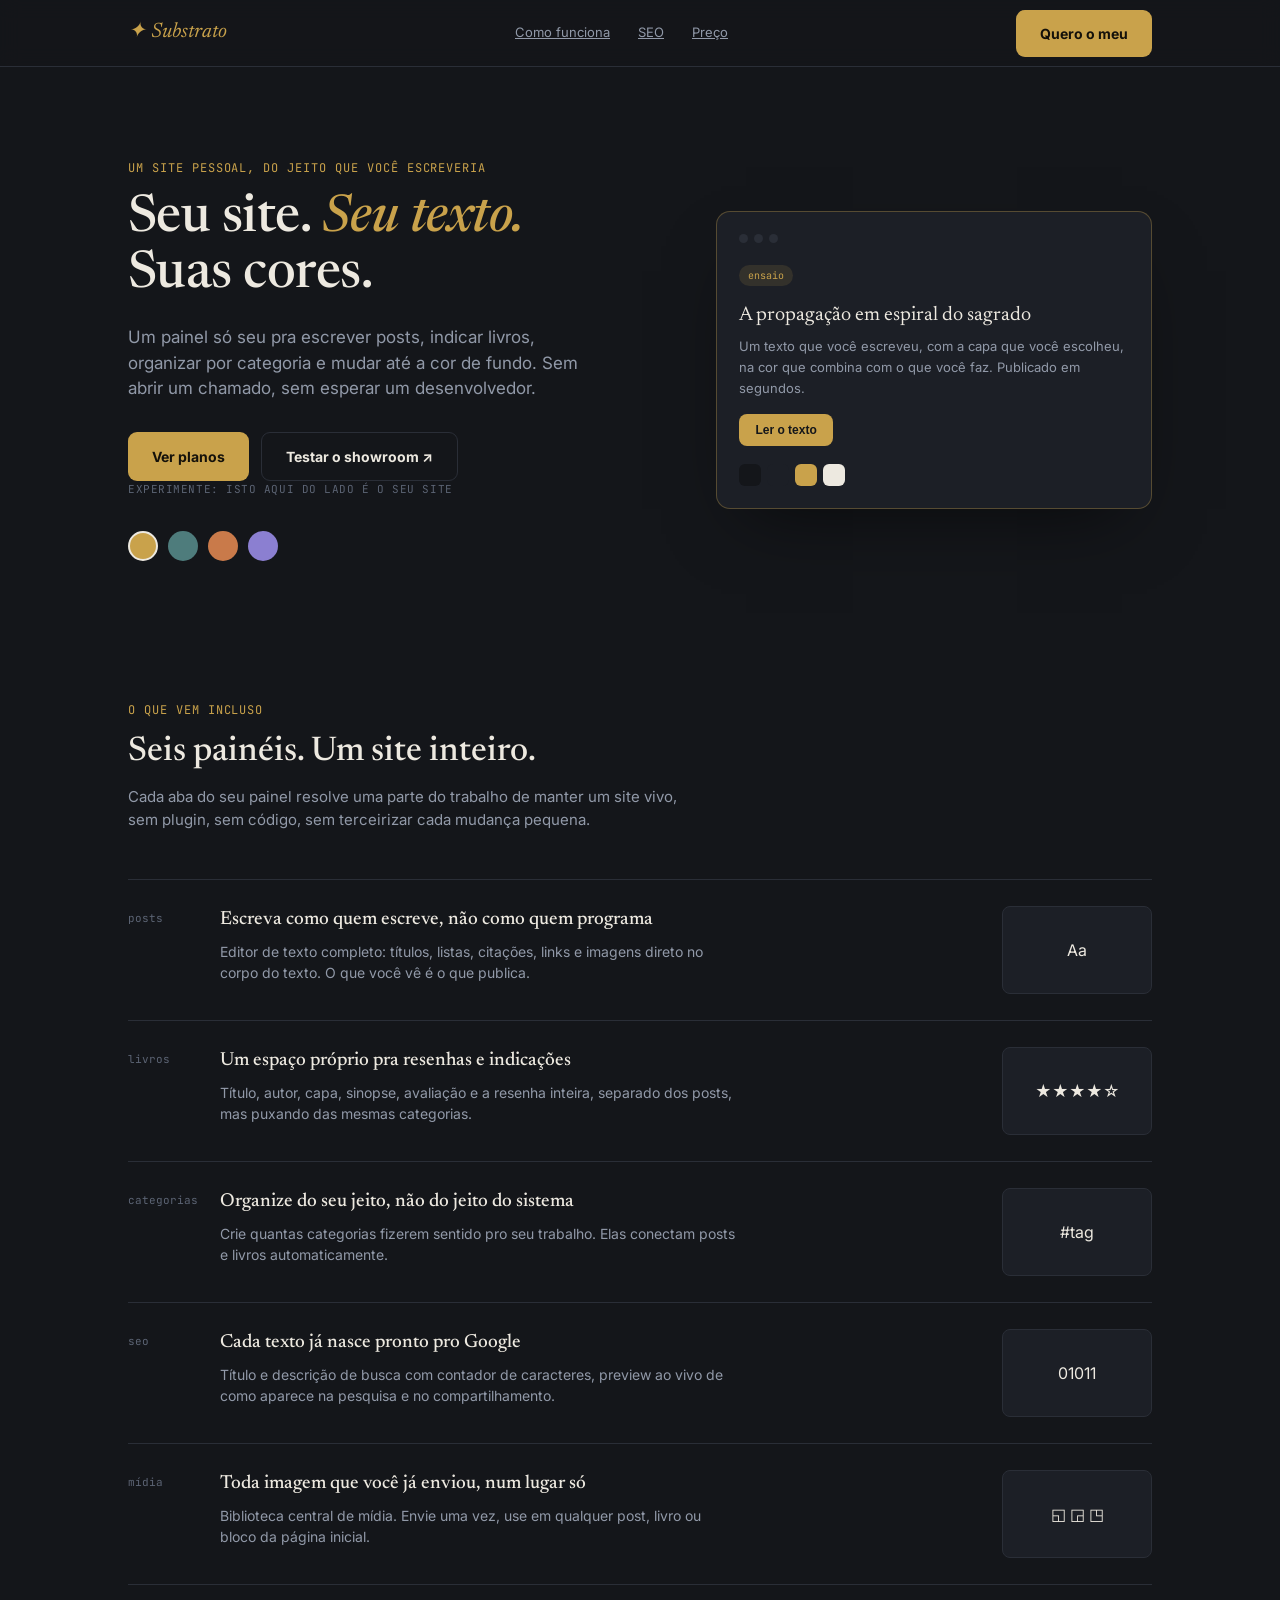
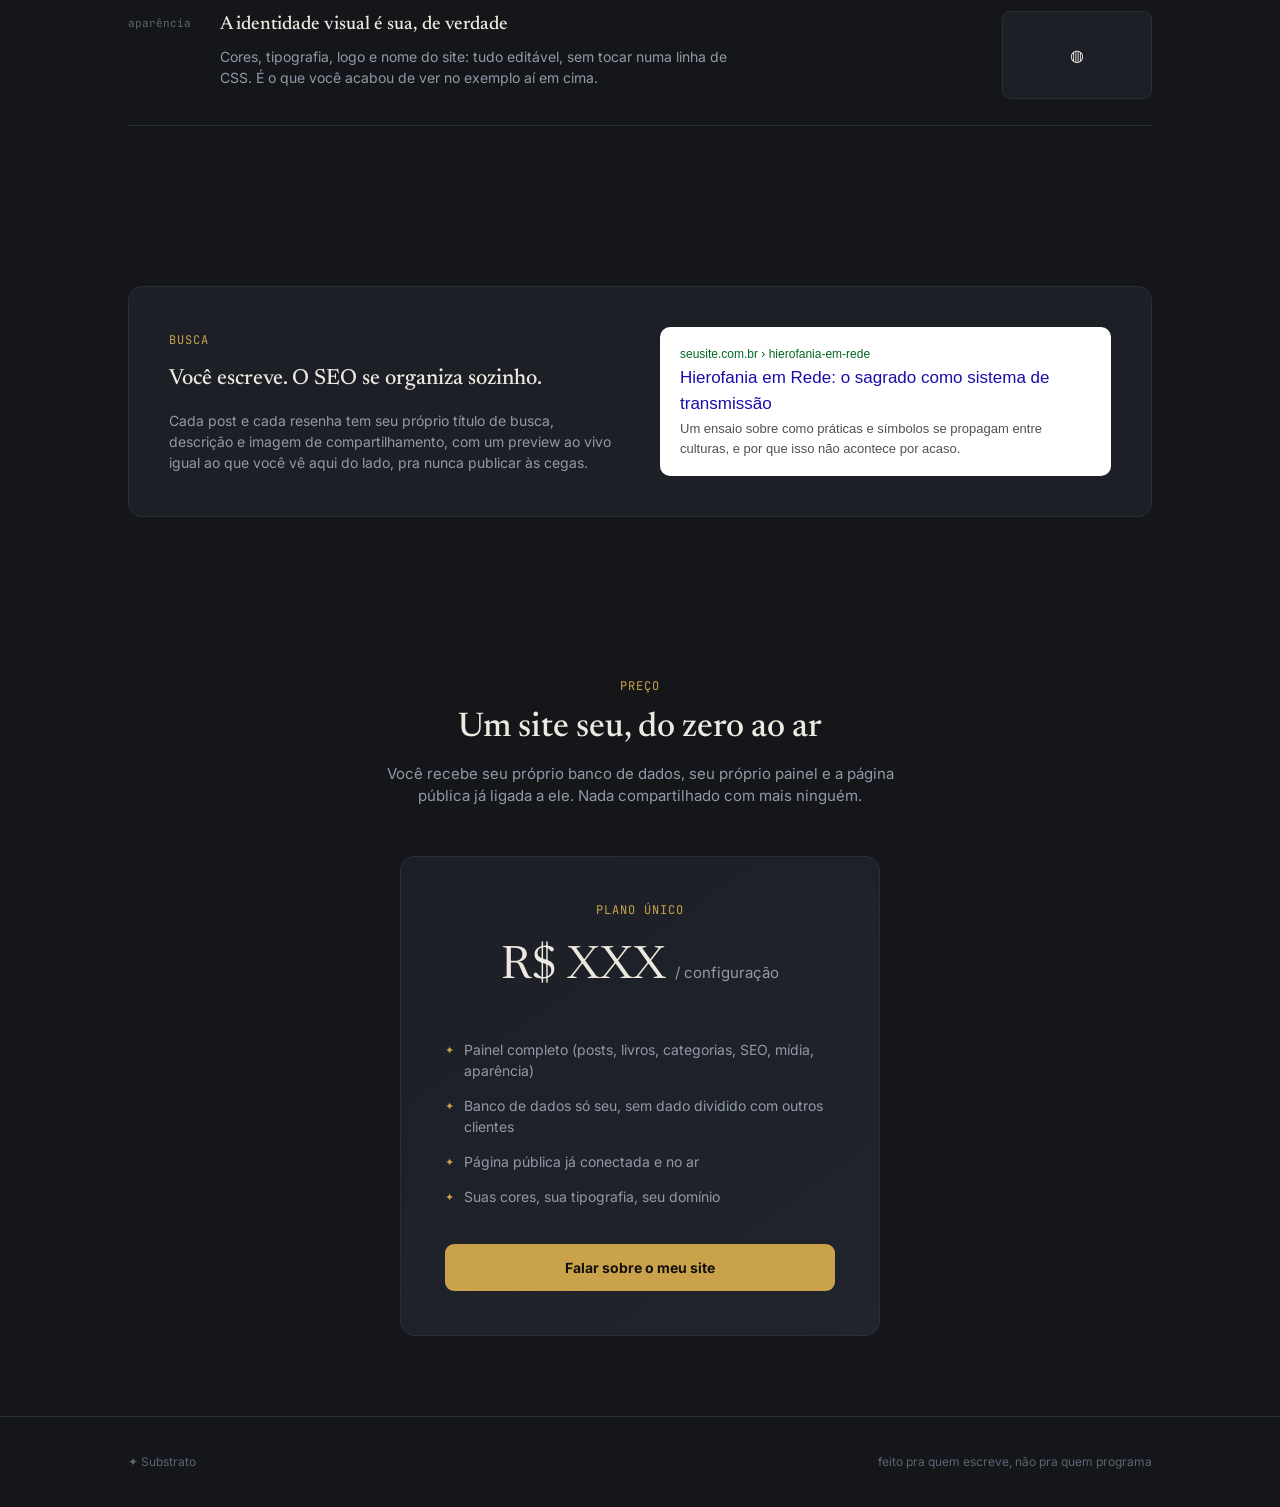
<file: index.html>
<!DOCTYPE html>
<html lang="pt-BR">
<head>
<meta charset="UTF-8">
<meta name="viewport" content="width=device-width, initial-scale=1.0">
<title>Substrato: seu site, seu texto, suas cores</title>
<meta name="description" content="Um site pessoal completo que você edita sozinho: posts, livros, categorias, SEO e aparência, sem depender de ninguém pra mudar uma vírgula.">
<link rel="preconnect" href="https://fonts.googleapis.com">
<link href="https://fonts.googleapis.com/css2?family=Newsreader:ital,wght@0,400;0,500;0,600;1,400;1,500&family=Inter:wght@400;500;600;700&family=JetBrains+Mono:wght@400;500&display=swap" rel="stylesheet">
<style>
  :root{
    --bg:#14161A; --panel:#1C1F26; --panel-2:#20242C; --border:#2A2E37;
    --gold:#C9A24B; --gold-soft: rgba(201,162,75,.12);
    --teal:#4E7C7C; --teal-soft: rgba(78,124,124,.14);
    --text:#EDE9E0; --text-dim:#9199A8; --text-faint:#5C6474;
    --serif:'Newsreader',serif; --sans:'Inter',sans-serif; --mono:'JetBrains Mono',monospace;
    --radius:14px;
  }
  *{box-sizing:border-box;}
  html{scroll-behavior:smooth;}
  body{margin:0;background:var(--bg);color:var(--text);font-family:var(--sans);line-height:1.5;}
  ::selection{background:var(--gold);color:#14161A;}
  a{color:inherit;}
  img{max-width:100%;display:block;}
  .wrap{max-width:1080px;margin:0 auto;padding:0 28px;}
  .eyebrow{font-family:var(--mono);font-size:12px;letter-spacing:.08em;text-transform:uppercase;color:var(--gold);margin-bottom:14px;display:block;}
  h1,h2,h3{font-family:var(--serif);font-weight:500;margin:0;}
  .btn{
    display:inline-flex;align-items:center;gap:8px;background:var(--gold);color:#14110a;border:none;
    padding:13px 24px;border-radius:9px;font-weight:700;font-size:14px;cursor:pointer;text-decoration:none;
    transition:.15s;
  }
  .btn:hover{background:#dbb562;transform:translateY(-1px);}
  .btn.ghost{background:transparent;border:1px solid var(--border);color:var(--text);}
  .btn.ghost:hover{border-color:var(--gold);color:var(--gold);transform:none;}

  /* ---------- NAV ---------- */
  nav{position:sticky;top:0;z-index:50;background:rgba(20,22,26,.85);backdrop-filter:blur(10px);border-bottom:1px solid var(--border);}
  nav .wrap{display:flex;align-items:center;justify-content:space-between;height:66px;}
  .logo{font-family:var(--serif);font-style:italic;font-size:21px;color:var(--gold);}
  nav .links{display:flex;gap:28px;font-size:13px;color:var(--text-dim);}
  nav .links a:hover{color:var(--text);}
  @media(max-width:720px){ nav .links{display:none;} }

  /* ---------- HERO ---------- */
  .hero{padding:92px 0 60px;position:relative;overflow:hidden;}
  .hero-grid{display:grid;grid-template-columns:1.1fr .9fr;gap:56px;align-items:center;}
  @media(max-width:900px){ .hero-grid{grid-template-columns:1fr;} }
  .hero h1{font-size:52px;line-height:1.08;letter-spacing:-.01em;}
  .hero h1 em{color:var(--gold);font-style:italic;}
  .hero p.lead{color:var(--text-dim);font-size:17px;max-width:480px;margin:22px 0 30px;}
  .hero-ctas{display:flex;gap:12px;flex-wrap:wrap;}

  /* interactive palette demo */
  .palette-picker{display:flex;gap:10px;margin-top:34px;}
  .palette-dot{
    width:30px;height:30px;border-radius:50%;cursor:pointer;border:2px solid transparent;
    transition:.15s;position:relative;
  }
  .palette-dot.active{border-color:var(--text);}
  .palette-dot::after{content:attr(data-name);position:absolute;top:-26px;left:50%;transform:translateX(-50%);
    font-size:10px;color:var(--text-faint);white-space:nowrap;opacity:0;transition:.15s;font-family:var(--mono);}
  .palette-dot:hover::after{opacity:1;}
  .palette-label{font-size:11px;color:var(--text-faint);font-family:var(--mono);margin-bottom:10px;text-transform:uppercase;letter-spacing:.05em;}

  .hero-mock{
    background:var(--panel);border:1px solid var(--border);border-radius:var(--radius);padding:22px;
    box-shadow:0 30px 70px -30px rgba(0,0,0,.6);transition:background .3s, border-color .3s;
  }
  .hero-mock .mock-topbar{display:flex;gap:6px;margin-bottom:18px;}
  .hero-mock .mock-topbar span{width:9px;height:9px;border-radius:50%;background:var(--border);}
  .mock-card-title{font-family:var(--serif);font-size:20px;margin-bottom:6px;transition:color .3s;}
  .mock-card-tag{display:inline-block;font-family:var(--mono);font-size:10px;padding:3px 9px;border-radius:20px;margin-bottom:14px;transition:.3s;}
  .mock-card-body{color:var(--text-dim);font-size:13px;line-height:1.6;margin-bottom:16px;}
  .mock-btn{border:none;padding:9px 16px;border-radius:8px;font-size:12px;font-weight:700;transition:.3s;}
  .mock-swatches{display:flex;gap:6px;margin-top:18px;}
  .mock-swatches div{width:22px;height:22px;border-radius:6px;transition:.3s;}

  /* ---------- FEATURES ---------- */
  .section{padding:80px 0;}
  .section-head{max-width:560px;margin-bottom:48px;}
  .section-head h2{font-size:34px;line-height:1.15;}
  .section-head p{color:var(--text-dim);font-size:15px;margin-top:14px;}

  .feature-row{
    display:grid;grid-template-columns:70px 1fr;gap:22px;padding:26px 0;border-top:1px solid var(--border);
    align-items:start;
  }
  .feature-row:last-child{border-bottom:1px solid var(--border);}
  .feature-tab{font-family:var(--mono);font-size:11px;color:var(--text-faint);padding-top:4px;}
  .feature-content h3{font-size:19px;margin-bottom:6px;}
  .feature-content p{color:var(--text-dim);font-size:14px;max-width:520px;margin:0;}
  .feature-content{display:grid;grid-template-columns:1fr auto;gap:20px;align-items:start;}
  @media(max-width:720px){ .feature-content{grid-template-columns:1fr;} }
  .feature-visual{
    width:150px;height:88px;border-radius:8px;background:var(--panel);border:1px solid var(--border);
    display:flex;align-items:center;justify-content:center;flex-shrink:0;
  }

  /* ---------- SEO DEMO ---------- */
  .seo-demo{
    display:grid;grid-template-columns:1fr 1fr;gap:40px;align-items:center;
    background:var(--panel);border:1px solid var(--border);border-radius:var(--radius);padding:40px;
  }
  @media(max-width:820px){ .seo-demo{grid-template-columns:1fr;} }
  .seo-demo h3{font-size:22px;margin-bottom:12px;}
  .seo-demo p{color:var(--text-dim);font-size:14px;margin-bottom:0;}
  .google-card{background:#fff;border-radius:10px;padding:18px 20px;color:#202124;}
  .google-card .gu{color:#006621;font-size:12px;font-family:arial;margin-bottom:2px;}
  .google-card .gt{color:#1a0dab;font-size:17px;font-family:arial;margin-bottom:3px;}
  .google-card .gd{color:#4d5156;font-size:13px;font-family:arial;line-height:1.5;}

  /* ---------- PRICING ---------- */
  .pricing-card{
    background:linear-gradient(145deg, var(--panel), var(--panel-2));
    border:1px solid var(--border);border-radius:var(--radius);padding:44px;text-align:center;
    max-width:480px;margin:0 auto;
  }
  .pricing-card .price{font-family:var(--serif);font-size:46px;margin:14px 0 4px;}
  .pricing-card .price span{font-size:15px;color:var(--text-dim);font-family:var(--sans);}
  .pricing-list{list-style:none;padding:0;margin:26px 0 30px;text-align:left;display:inline-block;}
  .pricing-list li{padding:7px 0;font-size:14px;color:var(--text-dim);display:flex;gap:10px;}
  .pricing-list li::before{content:'✦';color:var(--gold);font-size:11px;margin-top:3px;}

  footer{border-top:1px solid var(--border);padding:36px 0;}
  footer .wrap{display:flex;justify-content:space-between;align-items:center;font-size:12px;color:var(--text-faint);}
  @media(max-width:600px){ footer .wrap{flex-direction:column;gap:10px;text-align:center;} }
</style>
</head>
<body>

<nav>
  <div class="wrap">
    <div class="logo">✦ Substrato</div>
    <div class="links">
      <a href="#como-funciona">Como funciona</a>
      <a href="#seo">SEO</a>
      <a href="#preco">Preço</a>
    </div>
    <a href="#preco" class="btn">Quero o meu</a>
  </div>
</nav>

<section class="hero">
  <div class="wrap hero-grid">
    <div>
      <span class="eyebrow">um site pessoal, do jeito que você escreveria</span>
      <h1>Seu site. <em>Seu texto.</em><br>Suas cores.</h1>
      <p class="lead">Um painel só seu pra escrever posts, indicar livros, organizar por categoria e mudar até a cor de fundo. Sem abrir um chamado, sem esperar um desenvolvedor.</p>
      <div class="hero-ctas">
        <a href="#preco" class="btn">Ver planos</a>
        <a href="#" class="btn ghost" onclick="window.open(SHOWROOM_URL,'_blank');return false;">Testar o showroom ↗</a>
      </div>

      <div class="palette-picker-wrap">
        <div class="palette-label">experimente: isto aqui do lado é o seu site</div>
        <div class="palette-picker" id="palette-picker"></div>
      </div>
    </div>

    <div class="hero-mock" id="hero-mock">
      <div class="mock-topbar"><span></span><span></span><span></span></div>
      <div class="mock-card-tag" id="mock-tag">ensaio</div>
      <div class="mock-card-title" id="mock-title">A propagação em espiral do sagrado</div>
      <div class="mock-card-body">Um texto que você escreveu, com a capa que você escolheu, na cor que combina com o que você faz. Publicado em segundos.</div>
      <button class="mock-btn" id="mock-btn">Ler o texto</button>
      <div class="mock-swatches" id="mock-swatches"></div>
    </div>
  </div>
</section>

<section class="section" id="como-funciona">
  <div class="wrap">
    <div class="section-head">
      <span class="eyebrow">o que vem incluso</span>
      <h2>Seis painéis. Um site inteiro.</h2>
      <p>Cada aba do seu painel resolve uma parte do trabalho de manter um site vivo, sem plugin, sem código, sem terceirizar cada mudança pequena.</p>
    </div>

    <div class="feature-list">
      <div class="feature-row">
        <div class="feature-tab">posts</div>
        <div class="feature-content">
          <div>
            <h3>Escreva como quem escreve, não como quem programa</h3>
            <p>Editor de texto completo: títulos, listas, citações, links e imagens direto no corpo do texto. O que você vê é o que publica.</p>
          </div>
          <div class="feature-visual">Aa</div>
        </div>
      </div>

      <div class="feature-row">
        <div class="feature-tab">livros</div>
        <div class="feature-content">
          <div>
            <h3>Um espaço próprio pra resenhas e indicações</h3>
            <p>Título, autor, capa, sinopse, avaliação e a resenha inteira, separado dos posts, mas puxando das mesmas categorias.</p>
          </div>
          <div class="feature-visual">★★★★☆</div>
        </div>
      </div>

      <div class="feature-row">
        <div class="feature-tab">categorias</div>
        <div class="feature-content">
          <div>
            <h3>Organize do seu jeito, não do jeito do sistema</h3>
            <p>Crie quantas categorias fizerem sentido pro seu trabalho. Elas conectam posts e livros automaticamente.</p>
          </div>
          <div class="feature-visual">#tag</div>
        </div>
      </div>

      <div class="feature-row">
        <div class="feature-tab">seo</div>
        <div class="feature-content">
          <div>
            <h3>Cada texto já nasce pronto pro Google</h3>
            <p>Título e descrição de busca com contador de caracteres, preview ao vivo de como aparece na pesquisa e no compartilhamento.</p>
          </div>
          <div class="feature-visual">01011</div>
        </div>
      </div>

      <div class="feature-row">
        <div class="feature-tab">mídia</div>
        <div class="feature-content">
          <div>
            <h3>Toda imagem que você já enviou, num lugar só</h3>
            <p>Biblioteca central de mídia. Envie uma vez, use em qualquer post, livro ou bloco da página inicial.</p>
          </div>
          <div class="feature-visual">◱ ◲ ◳</div>
        </div>
      </div>

      <div class="feature-row">
        <div class="feature-tab">aparência</div>
        <div class="feature-content">
          <div>
            <h3>A identidade visual é sua, de verdade</h3>
            <p>Cores, tipografia, logo e nome do site: tudo editável, sem tocar numa linha de CSS. É o que você acabou de ver no exemplo aí em cima.</p>
          </div>
          <div class="feature-visual">◍</div>
        </div>
      </div>
    </div>
  </div>
</section>

<section class="section" id="seo">
  <div class="wrap">
    <div class="seo-demo">
      <div>
        <span class="eyebrow">busca</span>
        <h3>Você escreve. O SEO se organiza sozinho.</h3>
        <p>Cada post e cada resenha tem seu próprio título de busca, descrição e imagem de compartilhamento, com um preview ao vivo igual ao que você vê aqui do lado, pra nunca publicar às cegas.</p>
      </div>
      <div class="google-card">
        <div class="gu">seusite.com.br › hierofania-em-rede</div>
        <div class="gt">Hierofania em Rede: o sagrado como sistema de transmissão</div>
        <div class="gd">Um ensaio sobre como práticas e símbolos se propagam entre culturas, e por que isso não acontece por acaso.</div>
      </div>
    </div>
  </div>
</section>

<section class="section" id="preco">
  <div class="wrap">
    <div class="section-head" style="margin:0 auto 48px;text-align:center;max-width:520px;">
      <span class="eyebrow">preço</span>
      <h2>Um site seu, do zero ao ar</h2>
      <p>Você recebe seu próprio banco de dados, seu próprio painel e a página pública já ligada a ele. Nada compartilhado com mais ninguém.</p>
    </div>

    <div class="pricing-card">
      <span class="eyebrow" style="margin:0">plano único</span>
      <div class="price">R$ XXX <span>/ configuração</span></div>
      <ul class="pricing-list">
        <li>Painel completo (posts, livros, categorias, SEO, mídia, aparência)</li>
        <li>Banco de dados só seu, sem dado dividido com outros clientes</li>
        <li>Página pública já conectada e no ar</li>
        <li>Suas cores, sua tipografia, seu domínio</li>
      </ul>
      <br>
      <a href="#" class="btn" style="width:100%;justify-content:center;">Falar sobre o meu site</a>
    </div>
  </div>
</section>

<footer>
  <div class="wrap">
    <span>✦ Substrato</span>
    <span>feito pra quem escreve, não pra quem programa</span>
  </div>
</footer>

<script>
  // troque pela URL real do dashboard em modo demonstração (ex: seusite.pages.dev/dashboard.html?demo=1)
  const SHOWROOM_URL = 'https://substrato.clinicasonnen.workers.dev/dashboard.html';

  const PALETTES = [
    { name:'padrão', bg:'#14161A', panel:'#1C1F26', accent:'#C9A24B', text:'#EDE9E0', dim:'#9199A8' },
    { name:'clínico', bg:'#12181A', panel:'#1A2225', accent:'#4E7C7C', text:'#E7EFEE', dim:'#8AA3A0' },
    { name:'terroso', bg:'#181410', panel:'#231D16', accent:'#C97A4A', text:'#F0E6D8', dim:'#B39A82' },
    { name:'noturno', bg:'#0F1220', panel:'#181C30', accent:'#8B7FD1', text:'#E8E6F5', dim:'#9B96BE' },
  ];

  const picker = document.getElementById('palette-picker');
  PALETTES.forEach((p, i)=>{
    const dot = document.createElement('div');
    dot.className = 'palette-dot' + (i===0 ? ' active' : '');
    dot.style.background = p.accent;
    dot.dataset.name = p.name;
    dot.addEventListener('click', ()=> applyPalette(i));
    picker.appendChild(dot);
  });

  const swatchWrap = document.getElementById('mock-swatches');
  [0,1,2,3].forEach(()=>{
    const d = document.createElement('div');
    swatchWrap.appendChild(d);
  });

  function applyPalette(idx){
    const p = PALETTES[idx];
    document.querySelectorAll('.palette-dot').forEach((d,i)=>d.classList.toggle('active', i===idx));

    const mock = document.getElementById('hero-mock');
    mock.style.background = p.panel;
    mock.style.borderColor = p.accent + '55';
    document.getElementById('mock-title').style.color = p.text;
    document.getElementById('mock-tag').style.background = p.accent + '22';
    document.getElementById('mock-tag').style.color = p.accent;
    document.getElementById('mock-btn').style.background = p.accent;
    document.getElementById('mock-btn').style.color = p.bg;

    const swatchColors = [p.bg, p.panel, p.accent, p.text];
    document.querySelectorAll('#mock-swatches div').forEach((d,i)=>{ d.style.background = swatchColors[i]; });
  }
  applyPalette(0);
</script>

</body>
</html>
</file>
